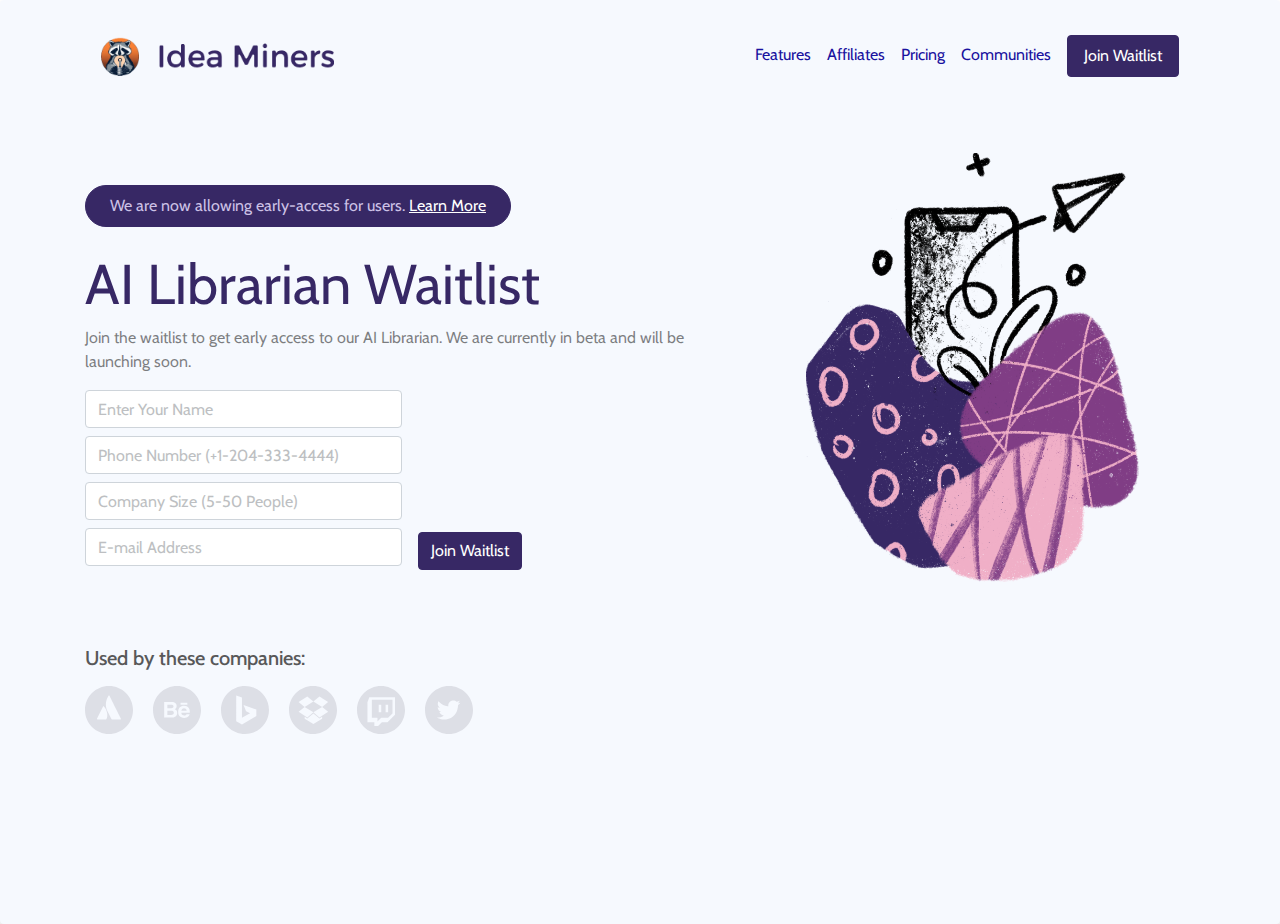
<file: index.html>
<!doctype html>
<html lang="en">

<head>
    <meta charset="UTF-8">
    <meta name="viewport" content="width=device-width, user-scalable=no, initial-scale=1.0, maximum-scale=1.0, minimum-scale=1.0">
    <meta http-equiv="X-UA-Compatible" content="ie=edge">
    <title>AI Librarian Waitlist</title>
    <link rel="stylesheet" href="customcss/new.css">
    <link rel="stylesheet" href="style.css">

</head>
<body>

    <div class="container-fluid pt-4 rounded shadow page-bg site-nav">

        <div class="row vh-100 mobile-height ">
            <div class="container">
                <div class="row">
                    <div class="col-12">

                        <!--Navbar-Start-->
                        <div class="">
                            <nav class="navbar navbar-expand-lg navbar-light  align-items-center  ">
                                <a class="navbar-brand" href="#">
                                    <img src="./Assets/logo.png" alt="">
                                </a>
                                <button class="navbar-toggler border-0" type="button" data-toggle="collapse" data-target="#navbarSupportedContent" aria-controls="navbarSupportedContent" aria-expanded="false" aria-label="Toggle navigation">
                                    <img src="./Assets/Hamburger%20Menu.svg" alt="">
                            </button>
                                <div class="collapse navbar-collapse justify-content-end" id="navbarSupportedContent">
                                    <ul class="navbar-nav ">
                                        <li class="nav-item ">
                                            <a class="nav-link" href="#">Features </a>
                                        </li>
                                        <li class="nav-item">
                                            <a class="nav-link" href="#">Affiliates</a>
                                        </li>
                                        <li class="nav-item">
                                            <a class="nav-link" href="pages/pricing.html">Pricing</a>
                                        </li>
                                        <li class="nav-item">
                                            <a class="nav-link mr-2 mb-3 mb-md-0" href="#">Communities</a>
                                        </li>
                                        <li class="nav-item">
                                            <button class="mb-0 btn btn-primary  px-3 py-2 mb-nav"> Join Waitlist</button>
                                        </li>
                                    </ul>

                                </div>
                            </nav>
                        </div>
                        <!--Navbar-End-->
                    </div>

                </div>
<!--                 home-page-start&ndash;&gt;-->
                <div class="row mt-md-5 ">
                    <div class="col-12 col-md-7 mt-5">
                        <div class="text-center text-md-left">
                            <p class="btn btn-primary rounded-pill mb-0 p-2 px-4 text-color">We are now allowing early-access for users. <a href="pages/features.html" class="text-white"><u>Learn More</u></a></p>
                            <h1 class="text-primary display-4 mt-4 text-center text-md-left">
                                AI Librarian Waitlist
                            </h1>
                            <p class="text-black-50">
                                Join the waitlist to get early access to our AI Librarian. We are currently in beta and will be launching soon.
                            </p>
                            <form class="form-inline form-mobile mb-2" id="waitlistForm">
                                <input type="text" class="form-control input-mobile w-50 mr-md-3 mx-0 mb-2" id="inputName" name="name" placeholder="Enter Your Name" required>
                                <input type="tel" class="form-control input-mobile w-50 mr-md-3 mx-0 mb-2" id="inputPhone" name="phone" placeholder="Phone Number (+1-204-333-4444)" pattern="\+\d{1,14}" required>
                                <input type="text" class="form-control input-mobile w-50 mr-md-3 mx-0 mb-2" id="inputCompanySize" name="companySize" placeholder="Company Size (5-50 People)" required>
                                <input type="email" class="form-control input-mobile w-50 mr-md-3 mx-0 mb-2" id="inputEmail" name="email" placeholder="E-mail Address" required>
                                <input type="hidden" id="inputDate" name="date">
                                <input type="hidden" id="inputTime" name="time">
                                <button type="submit" class="mb-0 btn btn-primary mobile-btn">Join Waitlist</button>
                            </form>
                            <div id="successMessage" style="display:none;" class="alert alert-success mt-3">Thank you for joining the waitlist!</div>

                            <script>
                                function addDateTime() {
                                    var now = new Date();
                                    document.getElementById('inputDate').value = now.toLocaleDateString();
                                    document.getElementById('inputTime').value = now.toLocaleTimeString();
                                }

                                document.getElementById('waitlistForm').addEventListener('submit', function(event) {
                                    event.preventDefault();
                                    addDateTime();

                                    var formData = new FormData(this);
                                    var encodedData = new URLSearchParams(formData).toString();

                                    fetch('https://script.google.com/macros/s/AKfycbwG4y-CJBOYDix7IgZKJGXioRyjwd2jEKpYpfEnDx1gONjyBkFP-ezcRBqaoklhV4-S/exec', {
                                        method: 'POST',
                                        headers: {
                                            'Content-Type': 'application/x-www-form-urlencoded'
                                        },
                                        body: encodedData
                                    }).then(response => response.text())
                                      .then(data => {
                                          document.getElementById('successMessage').style.display = 'block';
                                          document.getElementById('waitlistForm').reset();
                                      }).catch(error => console.error('Error!', error.message));
                                });
                            </script>

                        </div>
                    </div>
                    <div class="col-12 col-md-5 d-flex justify-content-center ">
                        <img src="./Assets/Illustration.png" class="w-75 mt-3 d-none d-md-block" alt="">
                    </div>
                </div>
                <!--            home=page-end-->
                <div class="row mt-md-3">
                    <div class="col-12 mt-md-5">
                        <h5 class="footer-text mt-4 mt-md-0">Used by these companies:</h5>
                        <div class="mt-3">
                            <img src="./Assets/Atlassian%20Icon.svg"  class="mr-3" alt="">
                            <img src="./Assets/Behance%20Icon.svg" class="mr-3" alt="">
                            <img src="./Assets/Bing%20Icon.svg"  class="mr-3" alt="">
                            <img src="./Assets/Dropbox%20Icon.svg" class="mr-3"  alt="">
                            <img src="./Assets/Twitch%20Icon.svg"  class="mr-3" alt="">
                            <img src="./Assets/Twitter%20Icon.svg" class="mr-3 mt-3 mt-md-0" alt="">
                        </div>
                    </div>
                </div>
            </div>
        </div>

    </div>

    <script src="jquery.js"></script>
    <script src="bootstrap.js"></script>

</body>

</html>
</file>
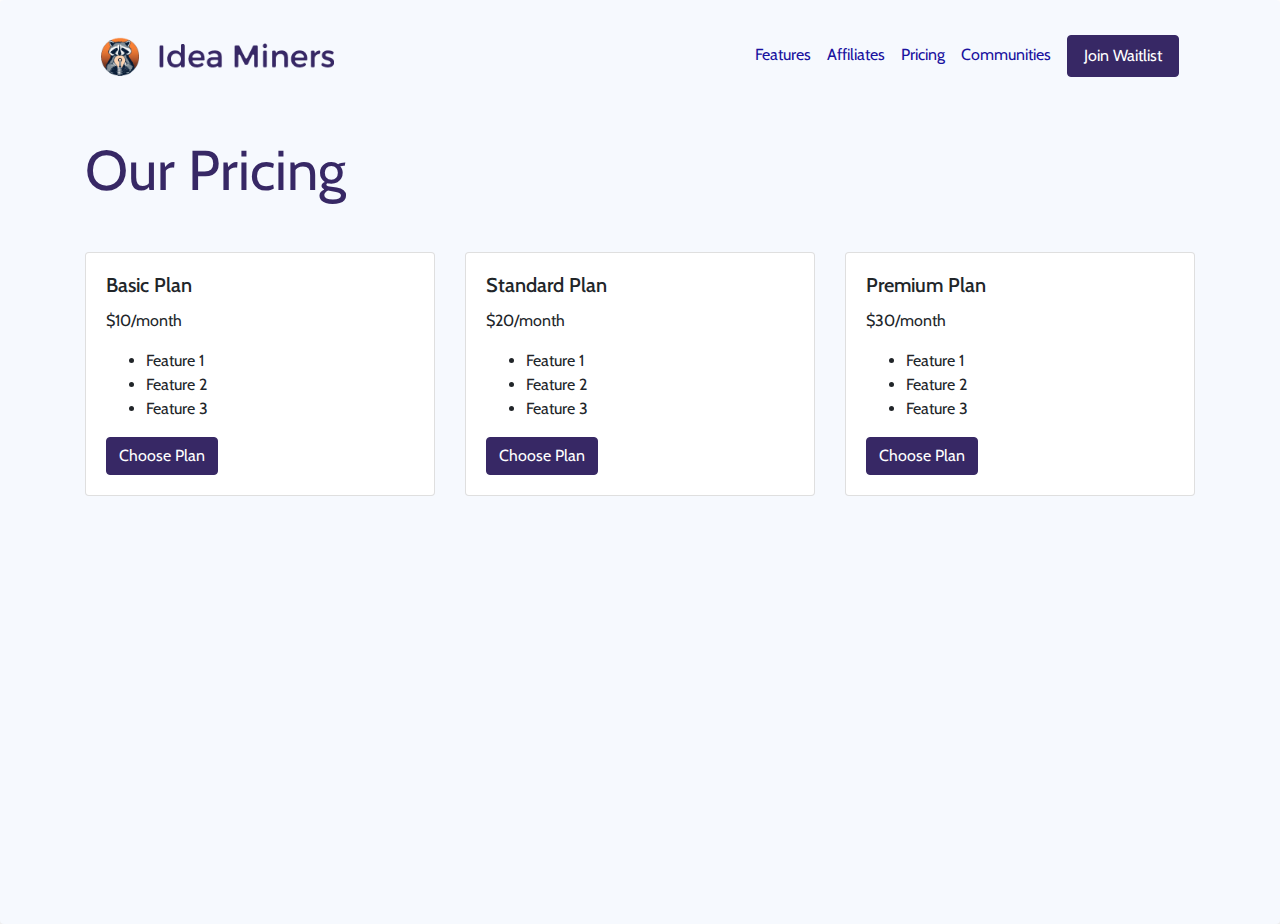
<file: pages/pricing.html>
<!doctype html>
<html lang="en">

<head>
    <meta charset="UTF-8">
    <meta name="viewport" content="width=device-width, user-scalable=no, initial-scale=1.0, maximum-scale=1.0, minimum-scale=1.0">
    <meta http-equiv="X-UA-Compatible" content="ie=edge">
    <title>Pricing</title>
    <link rel="stylesheet" href="../customcss/new.css">
    <link rel="stylesheet" href="../style.css">
</head>

<body>
    <div class="container-fluid pt-4 rounded shadow page-bg site-nav">
        <div class="row vh-100 mobile-height">
            <div class="container">
                <div class="row">
                    <div class="col-12">
                        <!--Navbar-Start-->
                        <div class="">
                            <nav class="navbar navbar-expand-lg navbar-light align-items-center">
                                <a class="navbar-brand" href="../index.html">
                                    <img src="../Assets/logo.png" alt="">
                                </a>
                                <button class="navbar-toggler border-0" type="button" data-toggle="collapse" data-target="#navbarSupportedContent" aria-controls="navbarSupportedContent" aria-expanded="false" aria-label="Toggle navigation">
                                    <img src="../Assets/Hamburger%20Menu.svg" alt="">
                                </button>
                                <div class="collapse navbar-collapse justify-content-end" id="navbarSupportedContent">
                                    <ul class="navbar-nav">
                                        <li class="nav-item">
                                            <a class="nav-link" href="#">Features</a>
                                        </li>
                                        <li class="nav-item">
                                            <a class="nav-link" href="#">Affiliates</a>
                                        </li>
                                        <li class="nav-item">
                                            <a class="nav-link" href="#">Pricing</a>
                                        </li>
                                        <li class="nav-item">
                                            <a class="nav-link mr-2 mb-3 mb-md-0" href="#">Communities</a>
                                        </li>
                                        <li class="nav-item">
                                            <button class="mb-0 btn btn-primary px-3 py-2 mb-nav">Join Waitlist</button>
                                        </li>
                                    </ul>
                                </div>
                            </nav>
                        </div>
                        <!--Navbar-End-->

                        <!--Pricing Content-Start-->
                        <div class="pricing-content mt-5">
                          <h1 class="text-primary display-4 mt-4 text-center text-md-left">
                            Our Pricing
                          </h1>
                            <div class="row mt-5">
                                <div class="col-md-4">
                                    <div class="card">
                                        <div class="card-body">
                                            <h5 class="card-title">Basic Plan</h5>
                                            <p class="card-text">$10/month</p>
                                            <ul>
                                                <li>Feature 1</li>
                                                <li>Feature 2</li>
                                                <li>Feature 3</li>
                                            </ul>
                                            <a href="#" class="btn btn-primary">Choose Plan</a>
                                        </div>
                                    </div>
                                </div>
                                <div class="col-md-4">
                                    <div class="card">
                                        <div class="card-body">
                                            <h5 class="card-title">Standard Plan</h5>
                                            <p class="card-text">$20/month</p>
                                            <ul>
                                                <li>Feature 1</li>
                                                <li>Feature 2</li>
                                                <li>Feature 3</li>
                                            </ul>
                                            <a href="#" class="btn btn-primary">Choose Plan</a>
                                        </div>
                                    </div>
                                </div>
                                <div class="col-md-4">
                                    <div class="card">
                                        <div class="card-body">
                                            <h5 class="card-title">Premium Plan</h5>
                                            <p class="card-text">$30/month</p>
                                            <ul>
                                                <li>Feature 1</li>
                                                <li>Feature 2</li>
                                                <li>Feature 3</li>
                                            </ul>
                                            <a href="#" class="btn btn-primary">Choose Plan</a>
                                        </div>
                                    </div>
                                </div>
                            </div>
                        </div>
                        <!--Pricing Content-End-->
                    </div>
                </div>
            </div>
        </div>
    </div>
</body>

</html>
</file>
<file: style.css>
@import url('https://fonts.googleapis.com/css2?family=Cabin:wght@500&display=swap');

*{
    font-family: 'Cabin', sans-serif;
}

body{
    overflow-x: hidden;
}


.page-bg {
    background-color: #f6f9fe;
}

.navbar-nav .nav-item .nav-link {
    color: #1A129F;
    font-weight: 300px;
}


.nav-bar {
    position: absolute;
    top: 0;
    z-index: 50;
}

.text-color {
    color: #ccc1e6;
}

::placeholder {
    color: #bdbfc2 !important;
}

.footer-text{
    color: #585859;
}

.navbar-toggler:focus{
    outline: none;
}

@media screen and ( max-width: 547px) {
    .form-mobile{
        display: block;
    }

    .input-mobile {
        width: 97% !important;
        margin: 0 auto;
        text-align: center;
        padding: 28px;
        margin-bottom: 10px;
    }

    .mobile-btn{
        width: 100%;
        padding: 18px;
    }


    .mobile-height{
        height: 125vh !important;
    }

    .navbar-nav {
        padding-top: 20px;
    }
    .site-nav {
        background-color: #ffffff;
        box-shadow: 0 0 5px #00000015;
        backdrop-filter: blur(3px);
    }

    .site-nav .nav-link {
        color: #1A129F !important;
        background-color: white;
        padding: 10px 20px;
        box-shadow: 0 0 5px #00000015;
        border-radius: 10px;
        margin-bottom: 10px;
    }

    .mb-nav {
        width: 100%;
        white-space: nowrap;
    }


}
</file>
